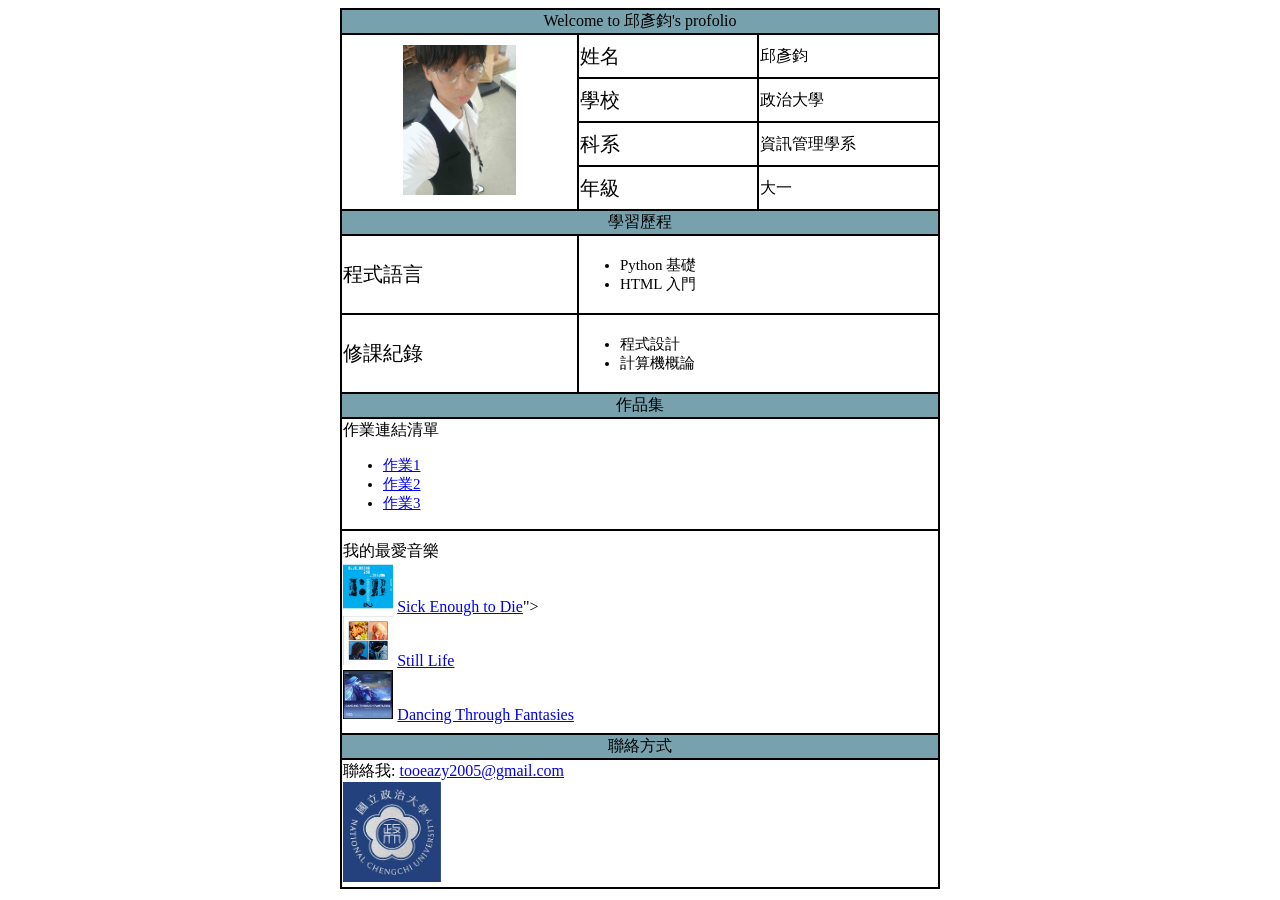
<file: HW5_Profolio/index.html>
<!DOCTYPE html>
<html>
<head>
    <meta charset="UTF-8">
    <title>114306036_HW</title>
</head>
<body>
<style>
    table, th, td {
    border: 2px solid black;
    margin: 0 auto ;
    }
    #text{
        font-size: 20px;
    }
    #title{
        text-align:center;
        vertical-align:middle;
        height: 10px;
    }
    td{
        width: 60px;
        height: 40px;
    }
    ul{
        font-size : 15px;;
    }
</style>    
<table style="border-collapse: collapse; width: 600px; height: 750px">     
<tr style="background-color: #76a1ad"><td colspan="3" id="title">Welcome to 邱彥鈞's profolio</td></tr>
<tr>
<td rowspan="4" style="width:80px; height:150px; text-align:center; vertical-align:middle; overflow:hidden;">
<img src="114306036.jpg" style = "max-width:100%; max-height:100%; object-fit:contain;"></td> 
<td id="text">姓名</td>
<td>邱彥鈞</td>    
</tr>
<tr>
<td id="text">學校</td>
<td>政治大學</td>
</tr>
<tr>
<td id="text">科系</td>
<td>資訊管理學系</td>
</tr>
<tr>
<td id="text">年級</td>
<td>大一</td>
</tr>
<tr style="background-color: #76a1ad; height:10px;"><td colspan="3" id="title">學習歷程</td></tr>
<tr>
<td id="text" style="height: 75px;">程式語言</td>
<td colspan="2">
<ul>
<li>Python 基礎</li>
<li>HTML 入門</li>
</ul>    
</td>
</tr>
<tr>
<td id="text" style="height : 75px">修課紀錄</td>
<td colspan="2">
<ul>    
<li>程式設計</li>
<li>計算機概論</li>
</ul>    
</td>
</tr>
<tr style="background-color: #76a1ad; height: 10px;"><td colspan="3" id="title">作品集</td></tr>
<tr>
<td colspan="3" style="height: 100px;">
作業連結清單
<ul>
<li><a href="https://github.com/Senerity-234/1141_IntroToCS_114306036/tree/main/HW1_Github">作業1</a></li>
<li><a href="https://github.com/Senerity-234/1141_IntroToCS_114306036/tree/main/HW2_DeepDreamGenerator">作業2</a></li>
<li><a href="https://github.com/Senerity-234/1141_IntroToCS_114306036/tree/main/HW3_Excel1">作業3</a></li>
</ul>
</td>
</tr>
<tr><td colspan="3" style= " height: 200px">
我的最愛音樂
<br>
<img src="music1.png" style = "max-width:25%; max-height:25%; object-fit:contain;">
<a href="https://open.spotify.com/track/7v6Xw1GwTb1m9y7xyXwLhf?si=23f66be08017432e">Sick Enough to Die</a>">
<br>
<img src="music2.png" style = "max-width:25%; max-height:25%; object-fit:contain;">
<a href="https://open.spotify.com/track/3TSLqZssCoCdDlMhCJ08XW?si=00a2db8258404d66">Still Life</a>
<br>
<img src="music3.png" style = "max-width:25%; max-height:25%; object-fit:contain;">
<a href="https://open.spotify.com/track/5PRyqOvkihaOLbZABJmHHO?si=3b6b188431bc452d">Dancing Through Fantasies</a>

</td>
</tr>
<tr style="background-color: #76a1ad; height: 10px;"><td colspan="3" id="title">聯絡方式</td></tr>
<tr><td colspan="3" style="height: 100px;">
聯絡我:
<a href="https://mail.google.com/mail/?view=cm&fs=1&to=tooeazy2005@gmail.com&su=主題&body=內容">tooeazy2005@gmail.com</a>
<br>
<img src="NCCU.jpg" style = "max-width:100%; max-height:100%; object-fit:contain;">
</td>
</tr>
</table>
</body>
</html>
</file>
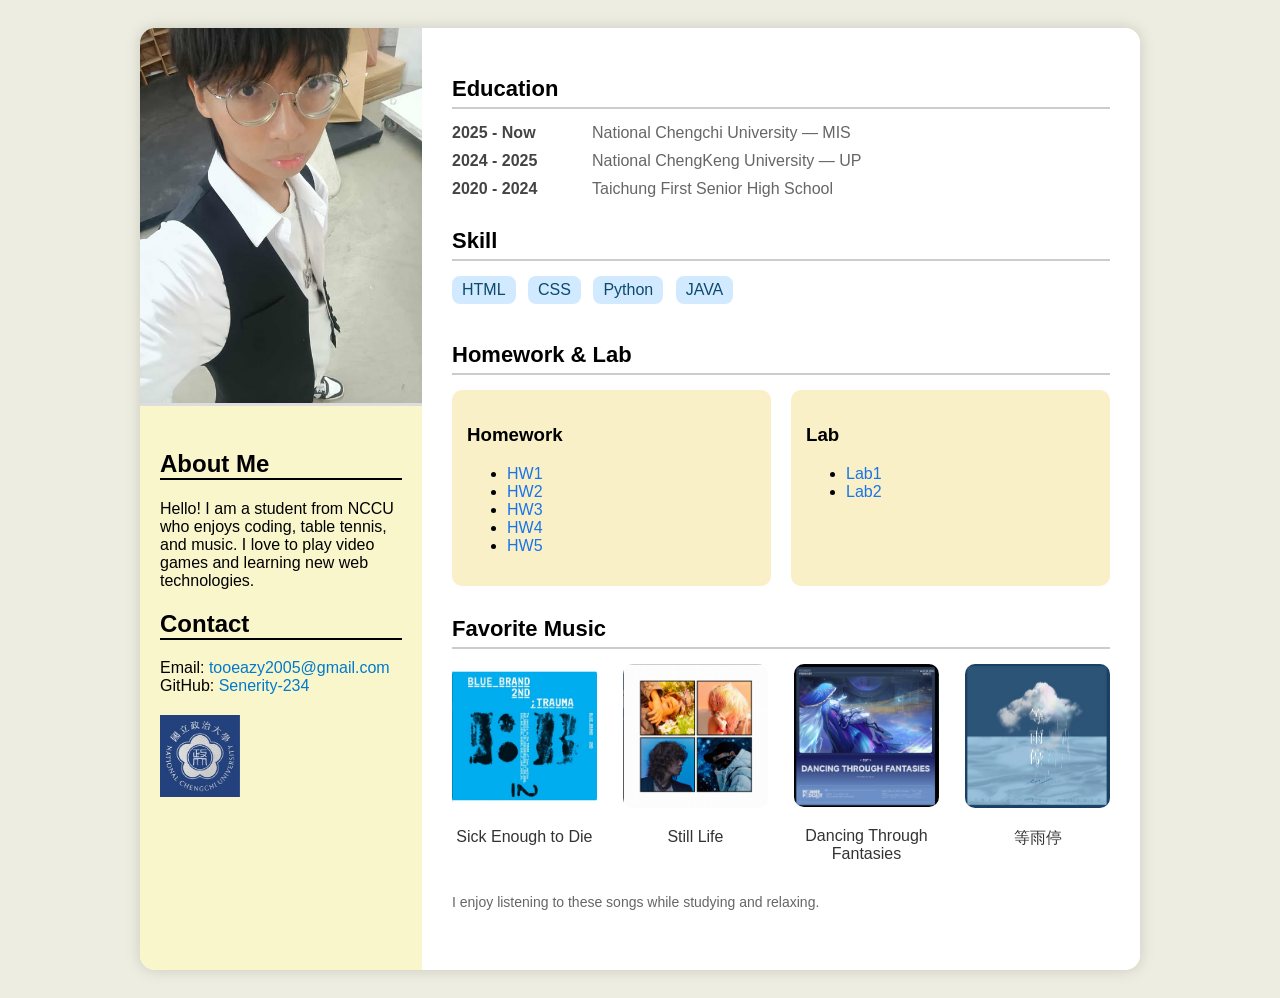
<file: HW6_CSS/114306036_CSS_HW.html>
<!DOCTYPE html>
<html lang="en">
<head>
    <meta charset="UTF-8">
    <title>StudentID_CSS_HW</title>
    <link rel="stylesheet" href="index.css">
</head>
<body>

<div class="main-container">

    
    <div class="left-panel">

        
        <div class="photo-panel">
            <img src="114306036.jpg" alt="profile photo">
        </div>

        
        <div class="text-content">
            <h2 class="text-title">About Me</h2>
            <p>Hello! I am a student from NCCU who enjoys coding, table tennis, and music.  
               I love to play video games and learning new web technologies.</p>

            <h2 class="text-title">Contact</h2>
            <ul class="contact-list">
                <li>Email: <a href="mailto:tooeazy2005@gmail.com">tooeazy2005@gmail.com</a></li>
                <li>GitHub: <a href="https://github.com/Senerity-234" target="_blank">Senerity-234</a></li>
            </ul>

            <img src="NCCU.jpg" class="nccu-icon" alt="NCCU icon">
        </div>
    </div>



    <div class="right-panel">
        <div class="section">
            <h2 class="section-title">Education</h2>

            <div class="timeline-item">
                <span class="year">2025 - Now</span>
                <span class="description">National Chengchi University — MIS</span>
            </div>

            <div class="timeline-item">
                <span class="year">2024 - 2025</span>
                <span class="description">National ChengKeng University — UP</span>
            </div>

            <div class="timeline-item">
                <span class="year">2020 - 2024</span>
                <span class="description">Taichung First Senior High School</span>
            </div>
        </div>

        <div class="section">
            <h2 class="section-title">Skill</h2>

            <span class="tag">HTML</span>
            <span class="tag">CSS</span>
            <span class="tag">Python</span>
            <span class="tag">JAVA</span>
        </div>

        
        <div class="section">
            <h2 class="section-title">Homework & Lab</h2>

            <div class="hw-lab-container">
                <!-- Homework column -->
                <div class="hw-column">
                    <h3>Homework</h3>
                    <ul>
                        <li><a href="https://github.com/Senerity-234/1141_IntroToCS_114306036/tree/main/HW1_Github" target="_blank">HW1</a></li>
                        <li><a href="https://github.com/Senerity-234/1141_IntroToCS_114306036/tree/main/HW2_DeepDreamGenerator" target="_blank">HW2</a></li>
                        <li><a href="https://github.com/Senerity-234/1141_IntroToCS_114306036/tree/main/HW3_Excel1" target="_blank">HW3</a></li>
                        <li><a href="https://github.com/Senerity-234/1141_IntroToCS_114306036/tree/main/HW4_Excel2" target="_blank">HW4</a></li>
                        <li><a href="https://senerity-234.github.io/1141_IntroToCS_114306036/HW5_Profolio/HW5_114306036.html" target="_blank">HW5</a></li>
                    </ul>
                </div>

                <!-- Lab column -->
                <div class="lab-column">
                    <h3>Lab</h3>
                    <ul>
                        <li><a href="https://senerity-234.github.io/1141_IntroToCS_114306036/Lab1_Personal_Info/Lab1_114306036.html" target="_blank">Lab1</a></li>
                        <li><a href="https://senerity-234.github.io/1141_IntroToCS_114306036/Lab2_Homepage/114306036_CSS_Lab.html" target="_blank">Lab2</a></li>
                    </ul>
                </div>
            </div>
        </div>

        <!-- Favorite Music Section -->
        <div class="section">
            <h2 class="section-title">Favorite Music</h2>

            <div class="music-row">

                <a class="music-item" href="https://open.spotify.com/track/7v6Xw1GwTb1m9y7xyXwLhf?si=23f66be08017432e" target="_blank">
                    <img src="music1.png" alt="song cover 1">
                    <p>Sick Enough to Die</p>
                </a>

                <a class="music-item" href="https://open.spotify.com/track/3TSLqZssCoCdDlMhCJ08XW?si=00a2db8258404d66" target="_blank">
                    <img src="music2.png" alt="song cover 2">
                    <p>Still Life</p>
                </a>

                <a class="music-item" href="https://open.spotify.com/track/5PRyqOvkihaOLbZABJmHHO?si=3b6b188431bc452d" target="_blank">
                    <img src="music3.png" alt="song cover 3">
                    <p>Dancing Through Fantasies</p>
                </a>

                <a class="music-item" href="https://open.spotify.com/track/4YCa62LTCH4mDxWoPLs3tL?si=8b7c4a92c5584a7c" target="_blank">
                    <img src="music4.png" alt="song cover 4">
                    <p>等雨停</p>
                </a>

            </div>

            <p class="music-note">
                I enjoy listening to these songs while studying and relaxing.  
            </p>
        </div>

    </div>
</div>

</body>
</html>
</file>
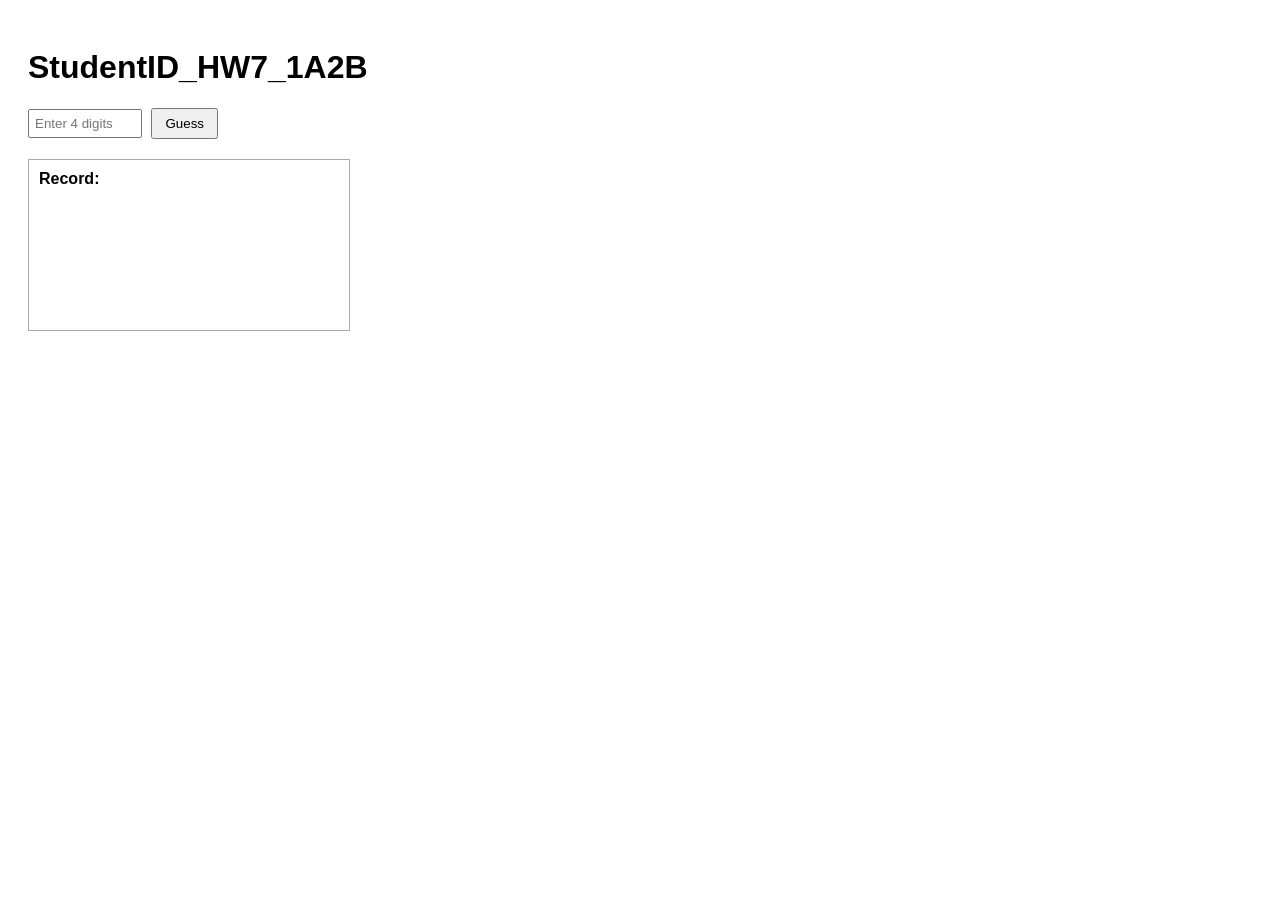
<file: HW7_JS1/114306036_JS1_HW7.html>
<!DOCTYPE html>
<html lang="en">
<head>
    <meta charset="UTF-8">
    <title>1A2B Game</title>

    <style>
        body {
            font-family: Arial;
            padding: 20px;
        }
        #record {
            margin-top: 20px;
            padding: 10px;
            border: 1px solid #aaa;
            width: 300px;
            min-height: 150px;
        }
        input {
            width: 100px;
            padding: 5px;
        }
        button {
            padding: 6px 12px;
            margin-left: 5px;
        }
    </style>
</head>
<body>

<h1>StudentID_HW7_1A2B</h1>

<input type="text" id="guessInput" placeholder="Enter 4 digits">
<button onclick="play()">Guess</button>

<div id="record"><b>Record:</b><br></div>

<script>
   function generateAnswer() {
    let digits = ['0','1','2','3','4','5','6','7','8','9'];
    let ans = "";

    for (let i = 0; i < 4; i++) {
        let index = Math.floor(Math.random() * digits.length);
        ans += digits[index];
        digits.splice(index, 1);
    }
    return ans;
}

let answer = generateAnswer();
let attempts = 0;

function isValid(str) {
    if (str.length !== 4) {
        return false;
    }

    for (let i = 0; i < str.length; i++) {
        let ch = str[i];
        if (ch < '0' || ch > '9') {
            return false;
        }
    }

    for (let i = 0; i < 4; i++) {
        for (let j = i + 1; j < 4; j++) {
            if (str[i] === str[j]) {
                return false;
            }
        }
    }

    return true;
}

function checkAB(guess, ans) {
    let A = 0, B = 0;

    for (let i = 0; i < 4; i++) {
        if (guess[i] === ans[i]) {
            A++;
        } else if (ans.includes(guess[i])) {
            B++;
        }
    }

    return A + "A" + B + "B";
}

function play() {
    let inputBox = document.getElementById("guessInput");
    let guess = inputBox.value;

    if (!isValid(guess)) {
        alert("請輸入四個不重複的數字。");
        inputBox.value = "";
        return;
    }

    attempts++;
    let result = checkAB(guess, answer);

    let rec = document.getElementById("record");
    rec.innerHTML += attempts + ". " + guess + " → " + result + "<br>";

    if (result === "4A0B") {
        alert("恭喜！您總共猜了 " + attempts + " 次。");
    }

    inputBox.value = "";
}

</script>

</body>
</html>
</file>
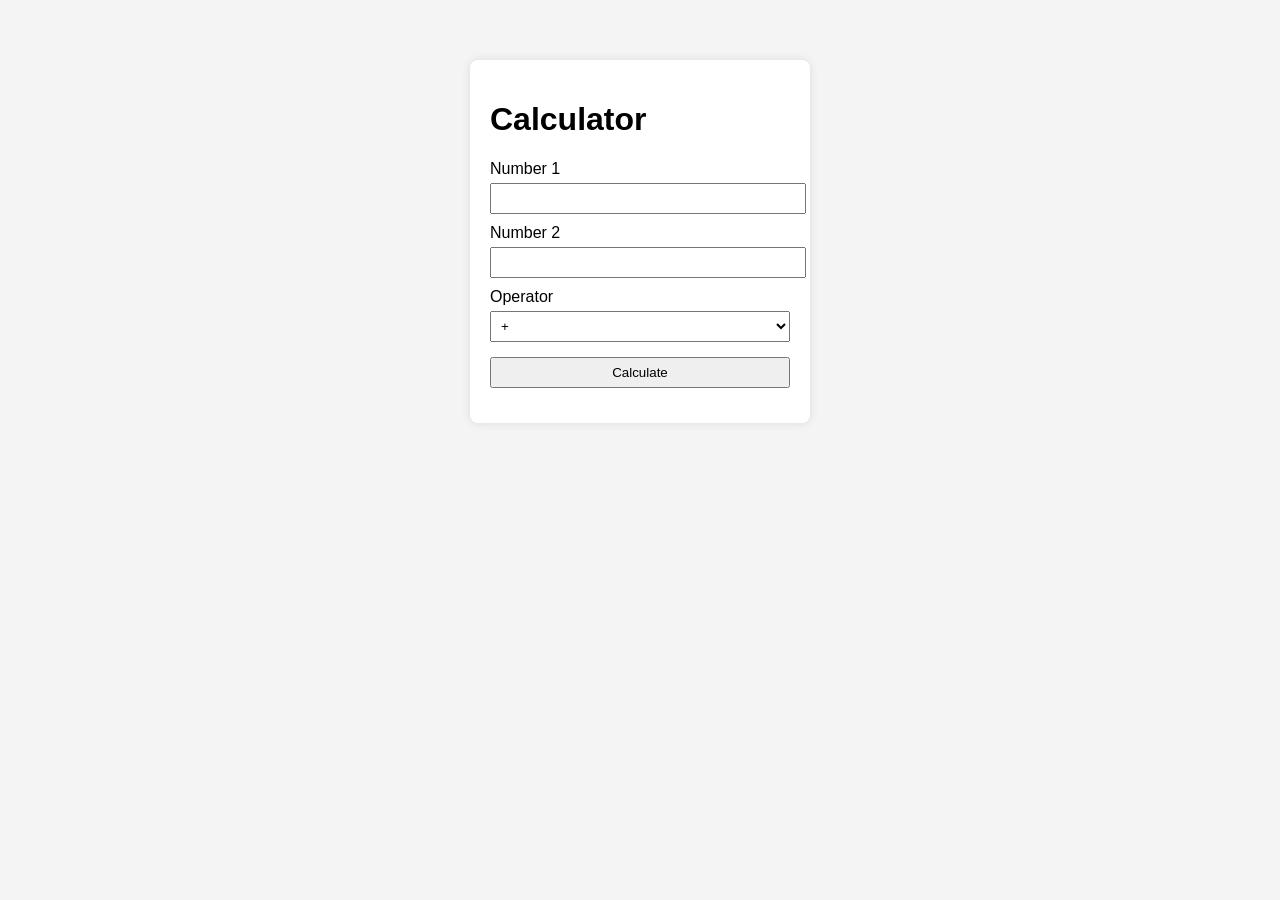
<file: HW8_JS2/114306036_JS2_HW8.html>
<!DOCTYPE html>
<html lang="en">
<head>
  <meta charset="UTF-8" />
  <title>Simple Calculator</title>
  <link rel="stylesheet" href="114306036_JS2_HW8.css" />
</head>
<body>
  <div class="calculator">
    <h1>Calculator</h1>

    <label>Number 1</label>
    <input type="number" id="num1" />

    <label>Number 2</label>
    <input type="number" id="num2" />

    <label>Operator</label>
    <select id="operator">
      <option value="+">+</option>
      <option value="-">-</option>
      <option value="*">*</option>
      <option value="/">/</option>
    </select>

    <button onclick="calculate()">Calculate</button>

    <div id="result"></div>
  </div>

  <script src="114306036_JS2_HW8.js"></script>
</body>
</html>
</file>
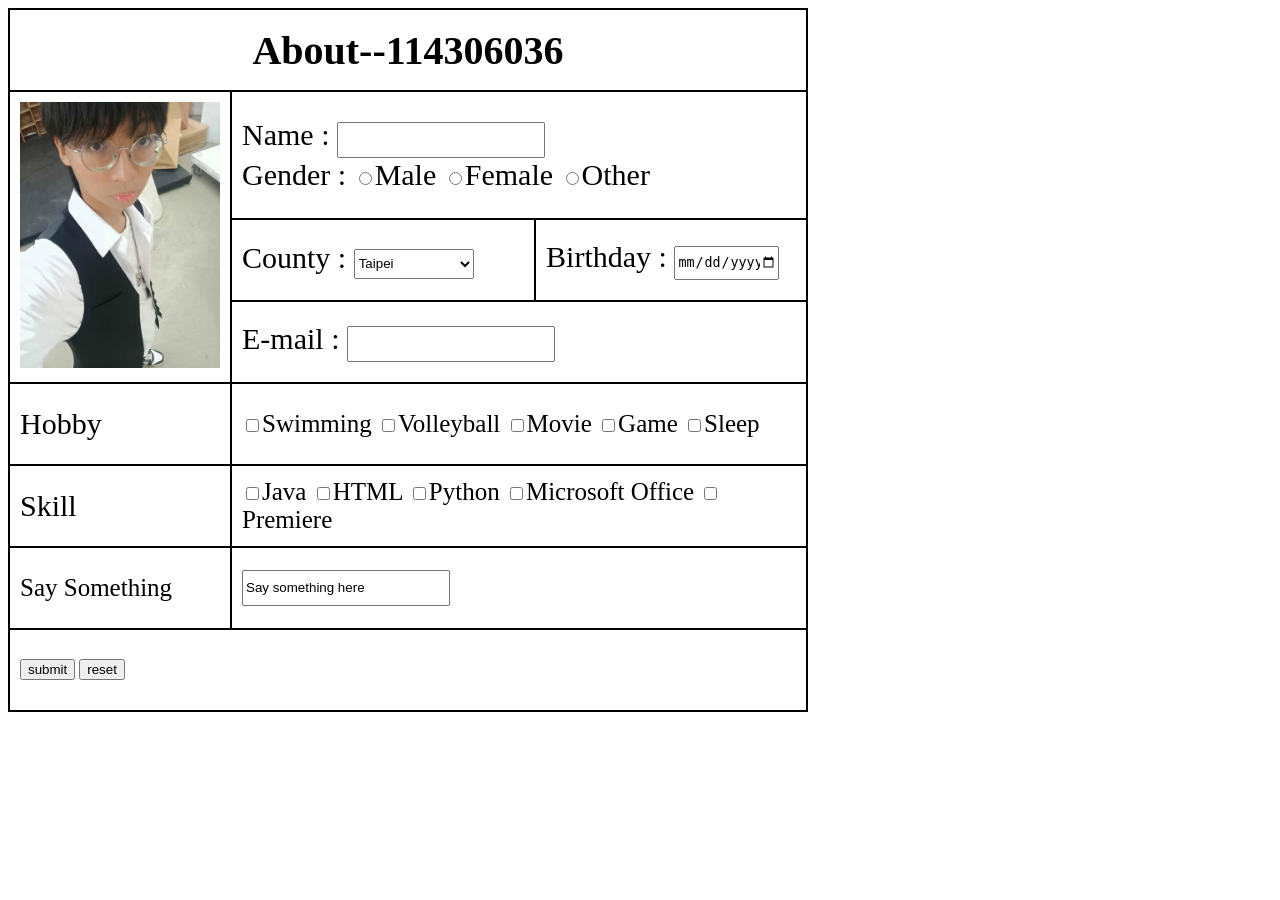
<file: Lab1_Personal_Info/Lab1_114306036.html>
<!DOCTYPE html>
<head>
<title>000000000000</title>    
</head>
<body>
<style>
    table, th, td {
    border: 2px solid black;
    }
    th, td {
    padding-top: 10px;
    padding-bottom: 10px;
    padding-left: 10px;
    padding-right: 10px;
    }
    td {
        width: 80px;
        height: 60px;
        background-color: transparent;
    }
    #cell{
        width: 175px;
        height: 60px;
    }

</style>
<table style="border-collapse: collapse; width: 800px; height: 400px"> 
   <tr>
        <td colspan="6" style="font-size:40px; text-align: center;"><b>About--114306036</b></td>
    </tr>

    <tr>
    <td id="cell"  rowspan="4">
    <img src="114306036.jpg" style="width:200px; height:auto;">

    </td>
    <td rowspan="2" colspan="5" style = "width: 20px; height: 100px; font-size:30px;">
    Name : <input type="text" style="width: 200px;height: 30px;"/>
    <br>
    Gender : 
    <input type="radio">Male 
    <input type="radio">Female 
    <input type="radio">Other     
    </td>
    </tr>
    <tr>

    </tr>
    <tr>
    <td colspan="2" style="width:60px; height:40px; font-size:30px;">
    County : 
    <select style="width:120px;height:30px;">
    <option style="font-size:20px;">Taipei</option>
    <option style="font-size:20px;">Taichung</option>
    <option style="font-size:20px;">Tainan</option>
    <option style="font-size:20px;">Taoyan</option>
    </select>
    </td>
    <td colspan="3" style="font-size:30px;">
    Birthday : 
    <input type="date" style="width: 100px; height: 30px;">  
    </td>
    </tr>

    <tr>
    <td colspan="5" style="font-size:30px;">
    E-mail : 
    <input type="email" style = "width: 200px; height: 30px;">
    </td>
    </tr>

    <tr>
        <td id="cell" style="font-size:30px;">Hobby</td>
        <td colspan="5" style="font-size:25px;">
        <input type="checkbox">Swimming 
        <input type="checkbox">Volleyball 
        <input type="checkbox">Movie 
        <input type="checkbox">Game
        <input type="checkbox">Sleep
        </td>
    </tr>
    <tr>
        <td id="cell" style="font-size:30px;">Skill</td>
        <td colspan="5" style="font-size:25px;">
        <input type="checkbox">Java 
        <input type="checkbox">HTML 
        <input type="checkbox">Python 
        <input type="checkbox">Microsoft Office
        <input type="checkbox">Premiere
        </td>
    </tr> 
    <tr>
        <td id="cell" style="font-size:25px;">Say Something</td>
        <td colspan="5">
        <input type="text" style = "width: 200px; height: 30px;" value="Say something here">
        </td>
    </tr>                   
    <tr>
        <td colspan="6">
        <input type="submit" value="submit">
        <input type="reset" value="reset">    
        </td>
    </tr>
</table>

</body>

</html>
</file>
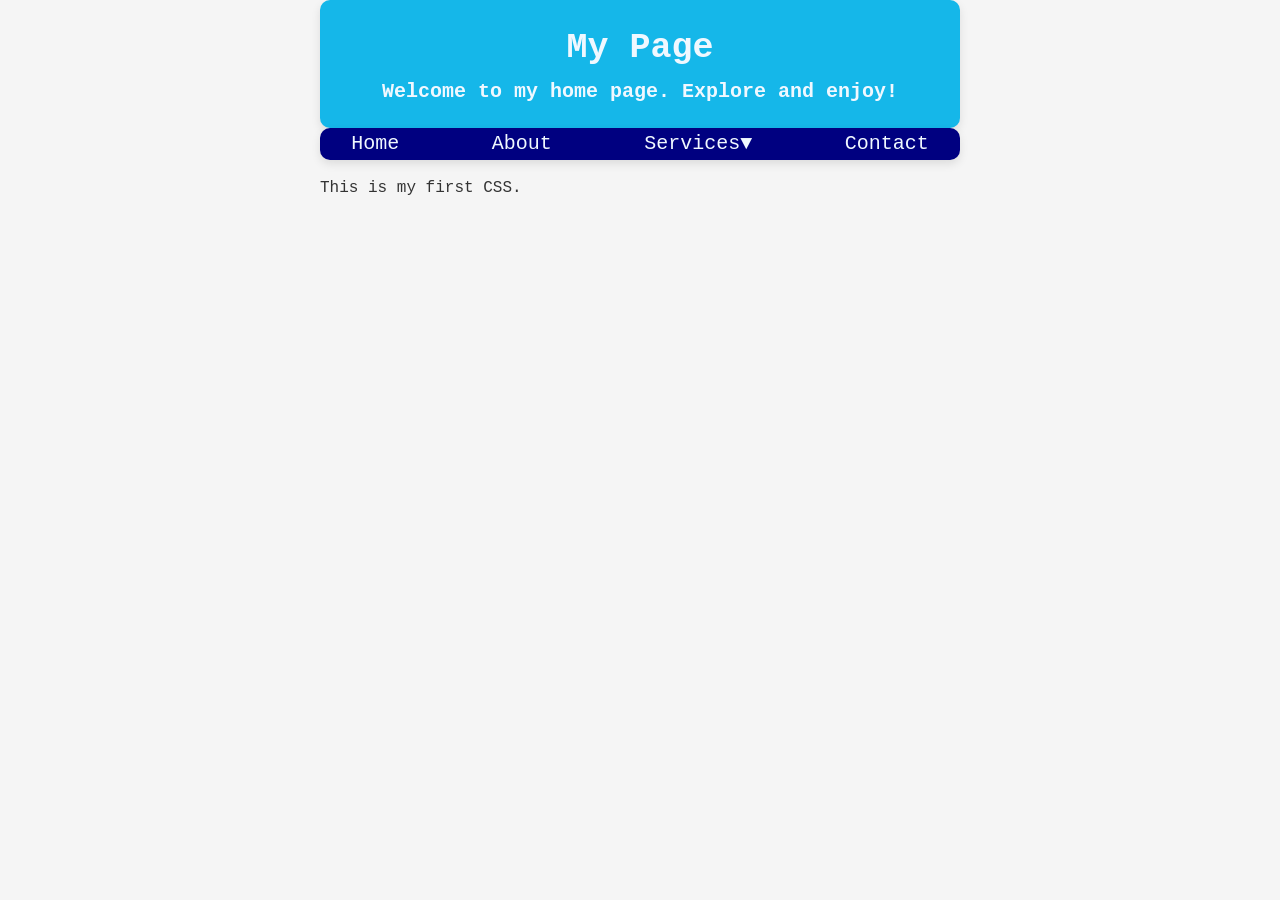
<file: Lab2_Homepage/114306036_CSS_Lab.html>
<!DOCKTYPE html>
<html>
<head>
<link rel="stylesheet" href="index.css">
<title></title>
</head>
<body>
<h1 class="header">My Page<br><span>Welcome to my home page. Explore and enjoy!</span></h1>
<ul class="novbar">
<li>Home</li>
<li>About</li>
<li class="dropdown">Services▼
<ul class="menu">
<li>Web Design</li>
<li>Graphic Design</li> 
<li>Digital Marketing</li>     
</ul>
</li>
<li>Contact</li>
</ul>
<p>This is my first CSS.</p>
</body>
</html>
</file>
<file: HW6_CSS/index.css>
body {
    background-color: #eeede1;
    display: flex;
    justify-content: center;
    align-items: center;
    padding: 20px;
    font-family: Arial, sans-serif;
}

.main-container {
    width: 1000px;
    display: flex;
    background-color: #fff;
    border-radius: 15px;
    box-shadow: 0 0 15px rgba(0,0,0,0.15);
    overflow: hidden;
}


.left-panel {
    width: 30%;
    background-color: #f9f6cc;
    display: flex;
    flex-direction: column;
}

.photo-panel img {
    width: 100%;
    border-bottom: 3px solid #ddd;
}

.text-title {
    border-bottom: 2px solid #000000;
}

.text-content {
    padding: 20px;
}

.contact-list {
    list-style: none;
    padding: 0;
}

.contact-list a {
    text-decoration: none;
    color: #007acc;
}

.nccu-icon {
    width: 80px;
    display: block;
    margin-top: 20px;
}

.right-panel {
    width: 70%;
    padding: 30px;
    background-color: #ffffff;
}

.section {
    margin-bottom: 30px;
}

.section-title {
    font-size: 22px;
    border-bottom: 2px solid #ccc;
    padding-bottom: 5px;
    margin-bottom: 15px;
}

.timeline-item {
    display: flex;
    margin-bottom: 10px;
}

.year {
    width: 140px;
    font-weight: bold;
    color: #444;
}

.description {
    color: #666;
}

.tag {
    display: inline-block;
    background-color: #d1eaff;
    color: #0c4a6e;
    padding: 5px 10px;
    border-radius: 8px;
    margin-right: 8px;
    margin-bottom: 8px;
}

.tag:hover {
    color: red;
    cursor: pointer;
}

.hw-lab-container {
    display: flex;
    gap: 20px;
}

.hw-column, .lab-column {
    flex: 1;
    background-color: #f9f0c8;
    padding: 15px;
    border-radius: 10px;
}

.hw-column a, .lab-column a {
    text-decoration: none;
    color: #1a73e8;
}

.hw-column a:hover, .lab-column a:hover {
    color: #ff6600;
}

.music-row {
    display: flex;
    justify-content: space-between;
    margin-bottom: 15px;
}

.music-item {
    text-align: center;
    width: 22%;
    text-decoration: none;
    color: #333;
}

.music-item img {
    width: 100%;
    border-radius: 10px;
}

.music-note {
    margin-top: 10px;
    font-size: 14px;
    color: #666;
}
</file>
<file: HW8_JS2/114306036_JS2_HW8.css>
body {
font-family: Arial, sans-serif;
background-color: #f4f4f4;
}


.calculator {
width: 300px;
margin: 60px auto;
padding: 20px;
background-color: #ffffff;
border-radius: 8px;
box-shadow: 0 0 10px rgba(0, 0, 0, 0.1);
}


label {
display: block;
margin-top: 10px;
}


input, select, button {
width: 100%;
margin-top: 5px;
padding: 6px;
}


button {
margin-top: 15px;
cursor: pointer;
}


#result {
margin-top: 15px;
font-weight: bold;
}
</file>
<file: Lab2_Homepage/index.css>
@media print {
  body {
    font-size: 12pt;
    color: black;
    background: none; /* 去掉背景顏色，省墨水 */
  }
}
@media all {
  body {
    font-family: Arial, sans-serif;
    line-height: 1.6;
    background-color: #f5f5f5;
    color: #333;
  }
}
body{
    width: 50%;
    margin: 0 auto;
    font-family: 'Courier New', Courier, monospace;
}
.header {
  background-color: #15b7e9;
  color: aliceblue;
  text-align: center;
  vertical-align: middle;
  padding: 20px 0;
  border-radius: 10px;       /* 圓角*/
  box-shadow: 0 4px 10px rgba(0,0,0,0.1); /* 陰影*/
}
h1 { 
    font-size: 35px; margin: 0; 
} 
span { 
    font-size: 20px;  margin: 0; 
}

.novbar {
  background-color: navy;
  color: aliceblue;
  display: flex;
  justify-content: space-around; /*  等比例分配 */
  border-radius: 10px;       /* 圓角 */
  box-shadow: 0 4px 10px rgba(0,0,0,0.1); /* 陰影*/
  margin: 0;
  font-size: 20px;
  gap: 30px;
  list-style: none;        
  padding: 0;
  text-decoration: none;
}
.novebar > li {
    flex: 1;                 
    text-align: center;
    cursor: pointer;
    color:black;
    background-color: #ccc;
    transition: background-color 1s, color 1s;      
}
.novbar > li.dropdown:hover {
    background-color: #15b7e9;
    color: white;
}
.menu{
    list-style: none;
    padding: 0;
    margin: 0;
    display: none;            /*隱藏 */
    position: absolute;
    top: 100%;                
    left: 0;
    width: 100%;
    background-color: navy;
    border: 1px solid #ccc;
    font-size: 15px;
    font-family: 'Times New Roman', Times, serif;
    opacity: 0;               /*初始透明 */
    pointer-events: none;     
    transform: translateY(-10px);  /* 往上縮起 */
    transition: all 0.3s ease-out; /* 淡入 + 下滑 */
}
.dropdown:hover .menu {
    opacity: 1;               /*淡入 */
    pointer-events: auto;      /*可以點 */
    transform: translateY(0);  /*向下滑出 */
}

.dropdown{
    position: relative;
}
.menu li {
    padding: 10px;
    color: aliceblue;
    background-color: navy;
    transition: background-color 1s, color 1s; 
}

.menu li:hover {
    background-color: #15b7e9;
    color: white;
}
.dropdown:hover .menu {
    display: block;
}
</file>
